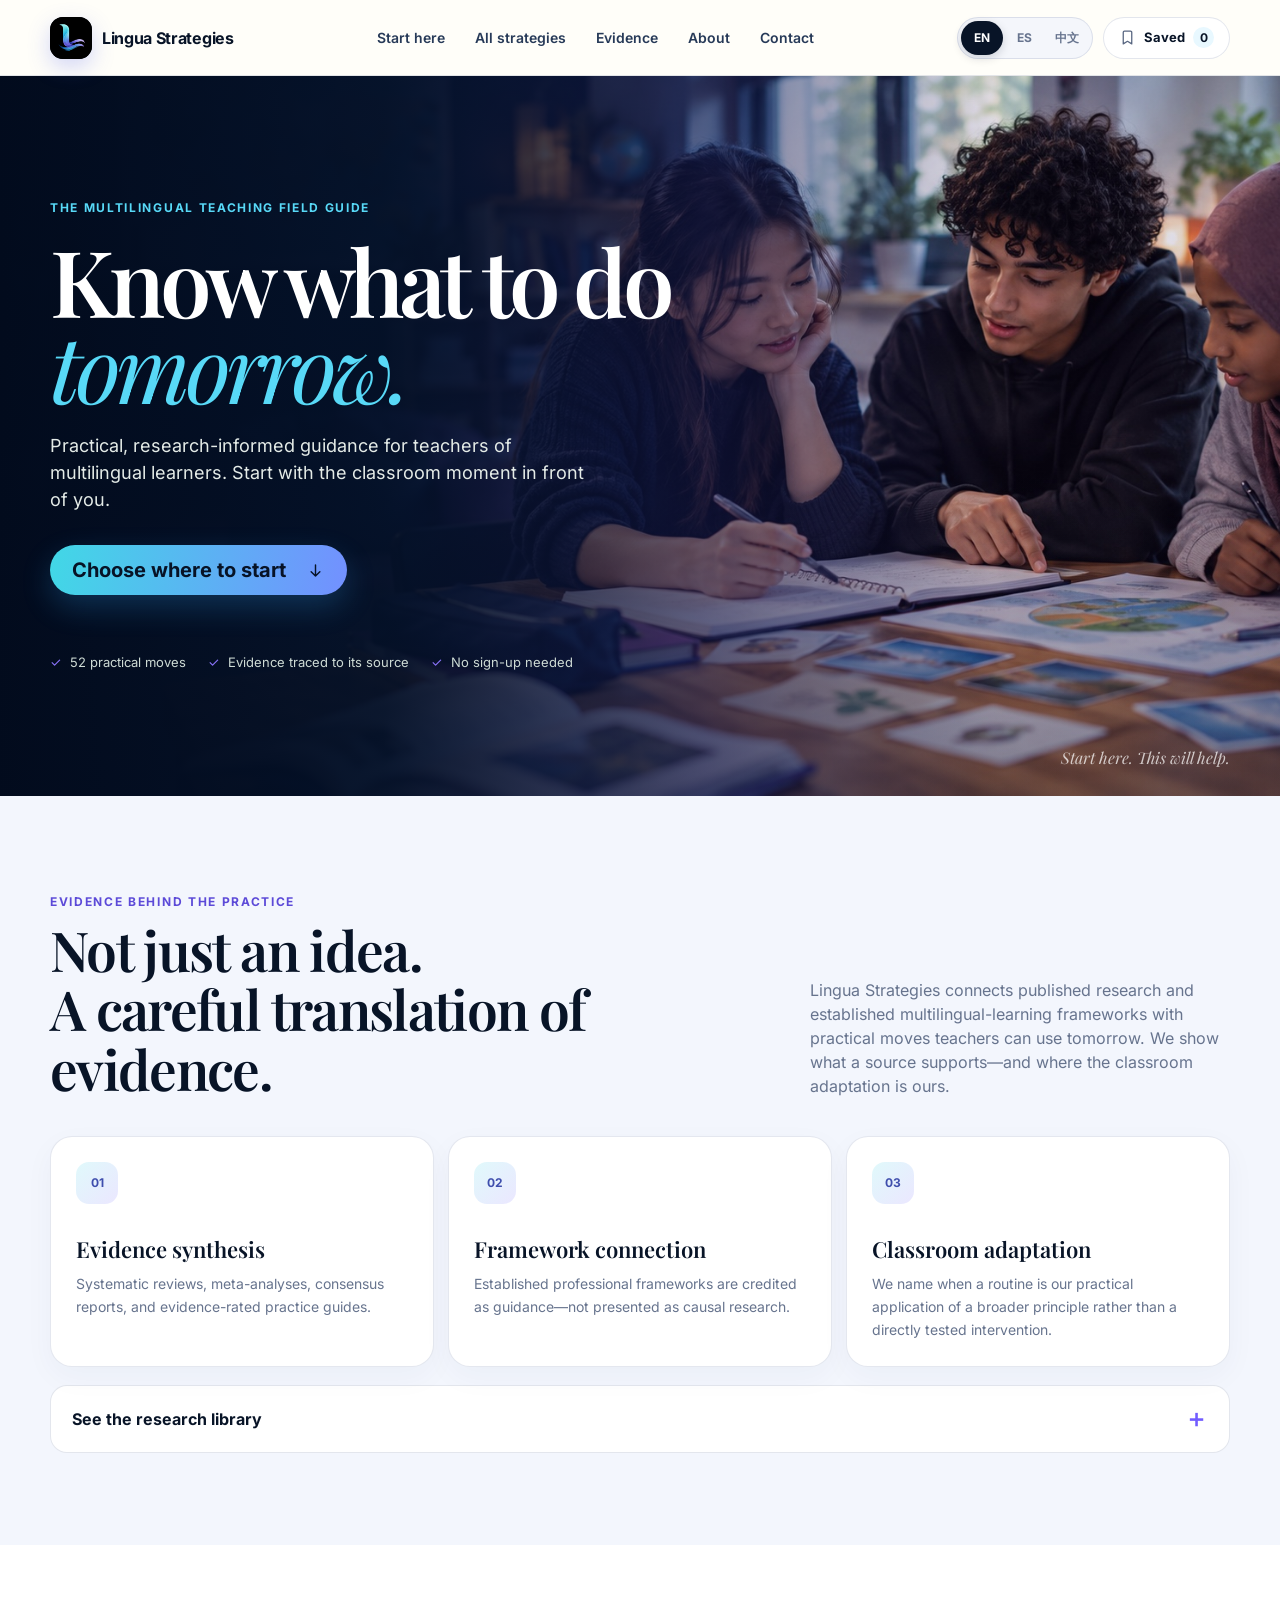
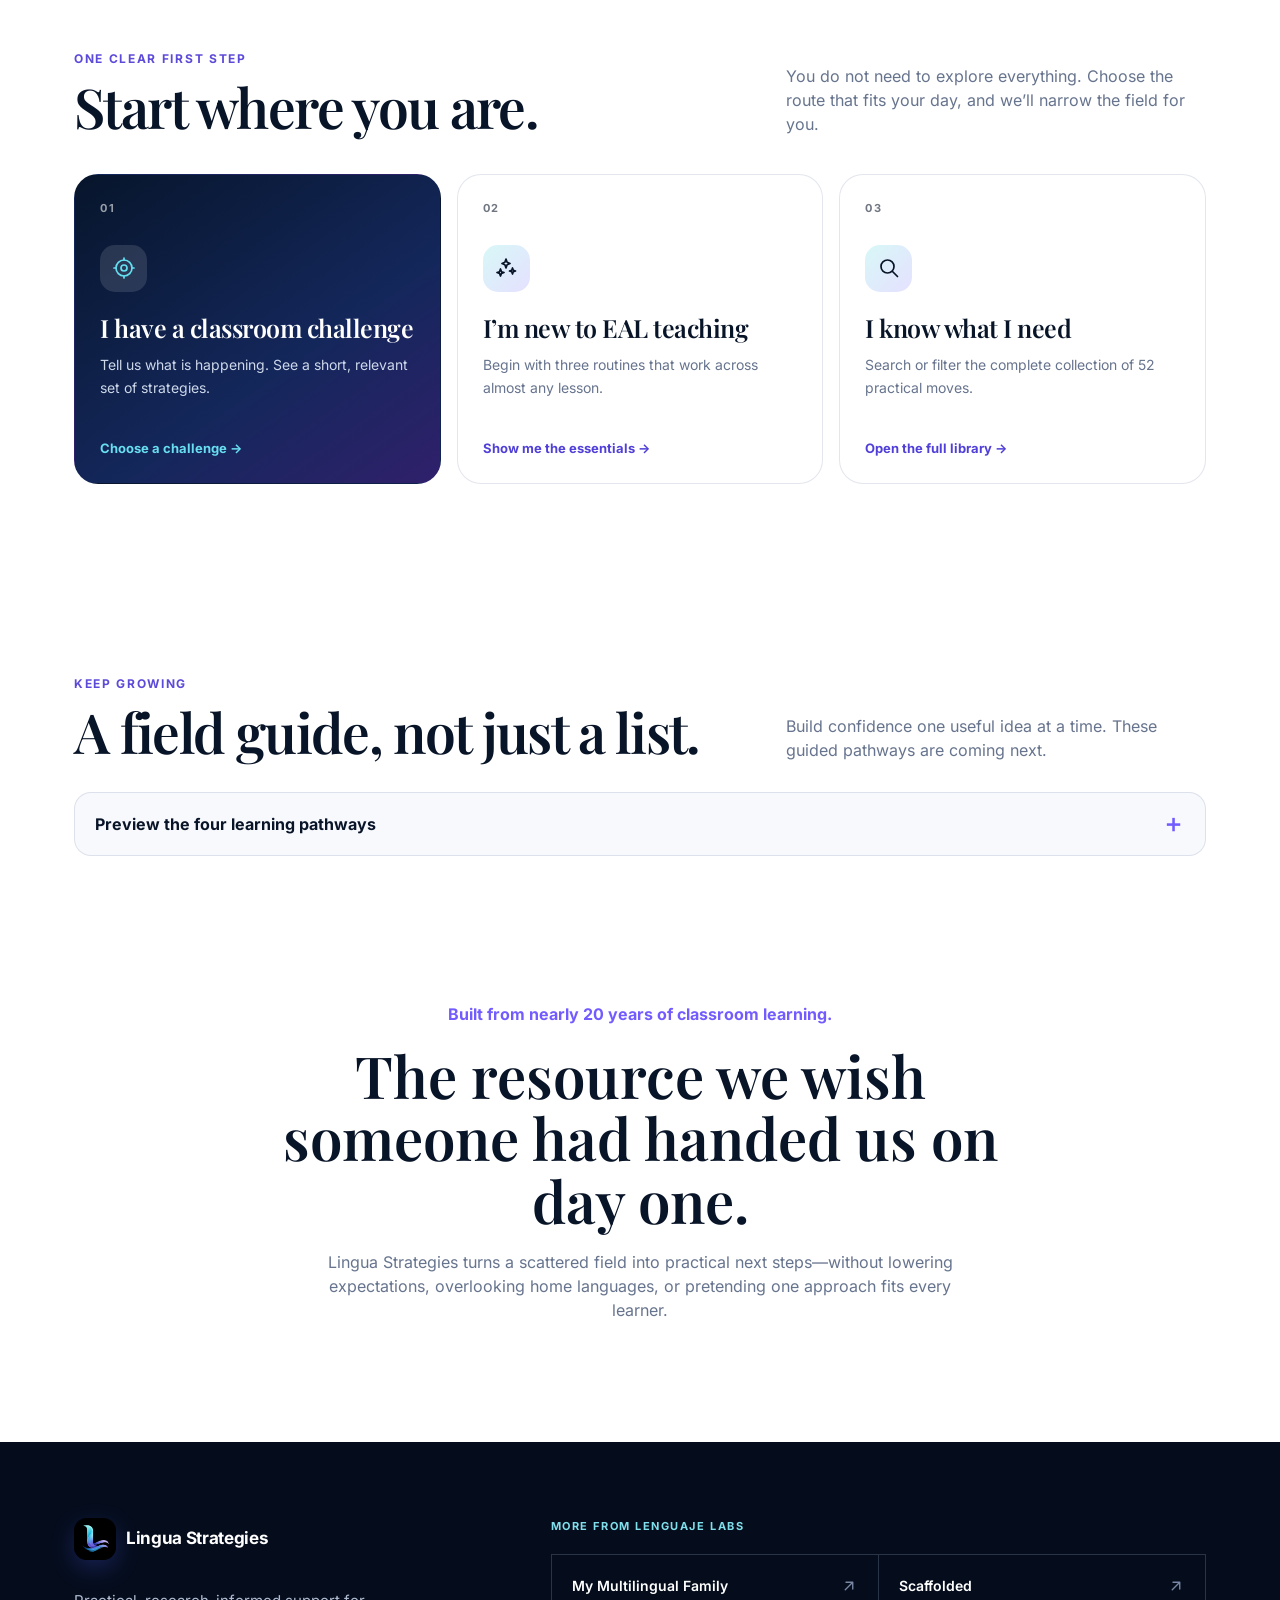
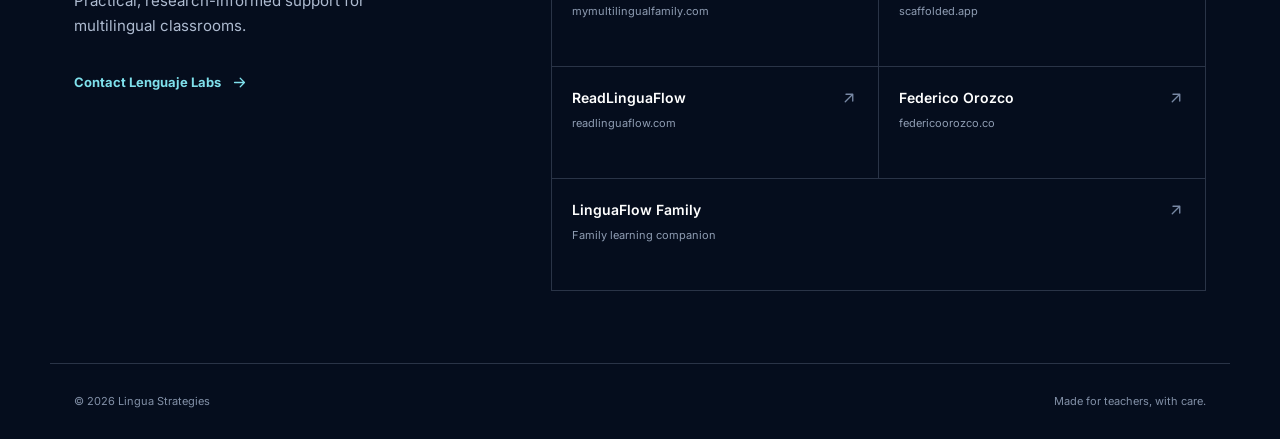
<file: index.html>
<!doctype html>
<html lang="en">
<head>
  <meta charset="UTF-8" />
  <meta name="viewport" content="width=device-width, initial-scale=1.0" />
  <meta name="description" content="Practical, research-informed guidance for teachers of multilingual learners." />
  <title>Lingua Strategies — Know what to try tomorrow</title>
  <link rel="stylesheet" href="styles.css?v=12" />
</head>
<body>
  <header class="site-header">
    <a class="brand" href="#home" aria-label="Lingua Strategies home"><span class="brand-mark"><img src="assets/lingua-logo.png" alt="" width="40" height="40" /></span><span>Lingua Strategies</span></a>
    <nav aria-label="Main navigation">
      <a href="#start" data-en="Start here" data-zh="从这里开始">Start here</a><a href="#strategies" id="libraryNav" data-en="All strategies" data-zh="全部策略">All strategies</a><a href="#evidence" data-en="Evidence" data-zh="研究依据">Evidence</a><a href="#about" data-en="About" data-zh="关于">About</a><a href="contact.html" data-en="Contact" data-zh="联系我们">Contact</a>
    </nav>
    <div class="header-actions"><div class="language-switch" role="group" aria-label="Language"><button type="button" data-locale="en" class="active" aria-pressed="true">EN</button><button type="button" data-locale="es" aria-pressed="false">ES</button><button type="button" data-locale="zh" aria-pressed="false">中文</button></div><button class="saved-button" id="savedButton" type="button" aria-label="Show saved strategies"><svg class="ui-icon" aria-hidden="true" viewBox="0 0 24 24"><path d="M6 4.75A1.75 1.75 0 0 1 7.75 3h8.5A1.75 1.75 0 0 1 18 4.75V21l-6-3.6L6 21V4.75Z" /></svg><span id="savedLabel">Saved</span> <span id="savedCount">0</span></button></div>
  </header>

  <main>
    <section class="hero" id="home">
      <div class="hero-content">
        <div class="eyebrow" data-en="The multilingual teaching field guide" data-zh="多语言学习者教学指南">The multilingual teaching field guide</div>
        <h1 data-en="Know what to do&lt;br&gt;&lt;em&gt;tomorrow.&lt;/em&gt;" data-zh="明天的课堂，&lt;br&gt;&lt;em&gt;从容有方法。&lt;/em&gt;">Know what to do<br><em>tomorrow.</em></h1>
        <p data-en="Practical, research-informed guidance for teachers of multilingual learners. Start with the classroom moment in front of you." data-zh="为多语言学习者教师提供实用、基于研究的教学建议。从眼前真实的课堂情境出发。">Practical, research-informed guidance for teachers of multilingual learners. Start with the classroom moment in front of you.</p>
        <a class="primary-button" href="#start"><span data-en="Choose where to start" data-zh="选择你的起点">Choose where to start</span><svg class="ui-icon button-icon" aria-hidden="true" viewBox="0 0 24 24"><path d="M12 5v14M6.5 13.5 12 19l5.5-5.5" /></svg></a>
        <div class="trust-line"><span data-en="52 practical moves" data-zh="52 个实用策略">52 practical moves</span><span data-en="Evidence traced to its source" data-zh="每项依据均可追溯来源">Evidence traced to its source</span><span data-en="No sign-up needed" data-zh="无需注册">No sign-up needed</span></div>
      </div>
      <div class="hero-credit" aria-hidden="true">Start here. This will help.</div>
    </section>

    <section class="evidence-section" id="evidence">
      <div class="section-heading evidence-heading">
        <div><span class="kicker" data-en="Evidence behind the practice" data-zh="实践背后的研究依据">Evidence behind the practice</span><h2 data-en="Not just an idea.&lt;br&gt;A careful translation of evidence." data-zh="不只是一个想法。&lt;br&gt;而是对研究证据的审慎转化。">Not just an idea.<br>A careful translation of evidence.</h2></div>
        <p data-en="Lingua Strategies connects published research and established multilingual-learning frameworks with practical moves teachers can use tomorrow. We show what a source supports—and where the classroom adaptation is ours." data-zh="Lingua Strategies 将已发表研究和成熟的多语言学习框架，转化为教师明天就能使用的课堂行动。我们会说明来源支持什么，也会明确哪些内容是我们的课堂实践转化。">Lingua Strategies connects published research and established multilingual-learning frameworks with practical moves teachers can use tomorrow. We show what a source supports—and where the classroom adaptation is ours.</p>
      </div>
      <div class="evidence-methods" aria-label="How evidence is described">
        <article><span class="evidence-number">01</span><h3 data-en="Evidence synthesis" data-zh="研究综合">Evidence synthesis</h3><p data-en="Systematic reviews, meta-analyses, consensus reports, and evidence-rated practice guides." data-zh="系统综述、元分析、共识报告及带有证据等级的实践指南。">Systematic reviews, meta-analyses, consensus reports, and evidence-rated practice guides.</p></article>
        <article><span class="evidence-number">02</span><h3 data-en="Framework connection" data-zh="框架关联">Framework connection</h3><p data-en="Established professional frameworks are credited as guidance—not presented as causal research." data-zh="成熟的专业框架会作为指导来源予以标注，而不会被表述为因果研究。">Established professional frameworks are credited as guidance—not presented as causal research.</p></article>
        <article><span class="evidence-number">03</span><h3 data-en="Classroom adaptation" data-zh="课堂实践转化">Classroom adaptation</h3><p data-en="We name when a routine is our practical application of a broader principle rather than a directly tested intervention." data-zh="如果某个教学常规是对更广泛原则的实践应用，而非经过直接检验的干预，我们会明确说明。">We name when a routine is our practical application of a broader principle rather than a directly tested intervention.</p></article>
      </div>
      <details class="evidence-disclosure">
        <summary><span data-en="See the research library" data-zh="查看研究资料库">See the research library</span><span aria-hidden="true">＋</span></summary>
        <div class="source-list" id="sourceList"></div>
        <p class="evidence-note" data-en="Evidence notes are added only after a strategy and its sources have been reviewed. Lingua Strategies is independent and is not affiliated with or endorsed by WIDA or the organizations cited here." data-zh="只有在相关策略及其来源经过审核后，我们才会添加研究说明。Lingua Strategies 为独立教育资源，与 WIDA 及此处引用的机构不存在隶属或背书关系。">Evidence notes are added only after a strategy and its sources have been reviewed. Lingua Strategies is independent and is not affiliated with or endorsed by WIDA or the organizations cited here.</p>
      </details>
    </section>

    <section class="start-section" id="start">
      <div class="section-heading">
        <div><span class="kicker" data-en="One clear first step" data-zh="先迈出清晰的一步">One clear first step</span><h2 data-en="Start where you are." data-zh="从你现在的位置开始。">Start where you are.</h2></div>
        <p data-en="You do not need to explore everything. Choose the route that fits your day, and we’ll narrow the field for you." data-zh="你不需要一次浏览全部内容。选择最符合你今天需求的入口，我们会帮你缩小范围。">You do not need to explore everything. Choose the route that fits your day, and we’ll narrow the field for you.</p>
      </div>
      <div class="route-grid">
        <button class="route-card route-card-primary" type="button" data-route="challenge" aria-controls="challengePanel" aria-expanded="false"><span class="route-number">01</span><span class="route-icon"><svg class="ui-icon" aria-hidden="true" viewBox="0 0 24 24"><circle cx="12" cy="12" r="8" /><circle cx="12" cy="12" r="3" /><path d="M12 2v2M22 12h-2M12 22v-2M2 12h2" /></svg></span><strong data-en="I have a classroom challenge" data-zh="我有一个课堂难题">I have a classroom challenge</strong><span data-en="Tell us what is happening. See a short, relevant set of strategies." data-zh="告诉我们正在发生什么，查看精简且相关的策略。">Tell us what is happening. See a short, relevant set of strategies.</span><span class="route-action" data-en="Choose a challenge →" data-zh="选择一个难题 →">Choose a challenge →</span></button>
        <button class="route-card" type="button" data-route="starter" aria-controls="starterPanel" aria-expanded="false"><span class="route-number">02</span><span class="route-icon"><svg class="ui-icon" aria-hidden="true" viewBox="0 0 24 24"><path d="m12 3 1.1 3.2L16 7.5l-2.9 1.3L12 12l-1.1-3.2L8 7.5l2.9-1.3L12 3ZM18.5 12l.8 2.2 2.2.8-2.2.8-.8 2.2-.8-2.2-2.2-.8 2.2-.8.8-2.2ZM6.5 13l1 2.7 2.5.8-2.5.9-1 2.6-1-2.6-2.5-.9 2.5-.8 1-2.7Z" /></svg></span><strong data-en="I’m new to EAL teaching" data-zh="我是 EAL 教学新手">I’m new to EAL teaching</strong><span data-en="Begin with three routines that work across almost any lesson." data-zh="从三个几乎适用于任何课堂的常规开始。">Begin with three routines that work across almost any lesson.</span><span class="route-action" data-en="Show me the essentials →" data-zh="查看入门必备 →">Show me the essentials →</span></button>
        <button class="route-card" type="button" data-route="library" aria-controls="strategies" aria-expanded="false"><span class="route-number">03</span><span class="route-icon"><svg class="ui-icon" aria-hidden="true" viewBox="0 0 24 24"><circle cx="10.5" cy="10.5" r="6.5" /><path d="m15.5 15.5 5 5" /></svg></span><strong data-en="I know what I need" data-zh="我知道自己需要什么">I know what I need</strong><span data-en="Search or filter the complete collection of 52 practical moves." data-zh="搜索或筛选全部 52 个实用策略。">Search or filter the complete collection of 52 practical moves.</span><span class="route-action" data-en="Open the full library →" data-zh="打开完整策略库 →">Open the full library →</span></button>
      </div>
      <div class="route-panel" id="challengePanel" hidden tabindex="-1">
        <div class="route-panel-heading"><div><span class="kicker" data-en="Your classroom moment" data-zh="你的课堂情境">Your classroom moment</span><h3 data-en="What would make tomorrow easier?" data-zh="什么能让明天的课堂更顺利？">What would make tomorrow easier?</h3></div><p data-en="Choose one. You can always come back and change it." data-zh="先选择一个，你随时可以回来更改。">Choose one. You can always come back and change it.</p></div>
        <div class="needs-grid" id="needsGrid"></div>
      </div>
      <div class="route-panel starter-panel" id="starterPanel" hidden tabindex="-1">
        <span class="kicker" data-en="A calm place to begin" data-zh="一个从容的起点">A calm place to begin</span><h3 data-en="Three routines for your next lesson" data-zh="下一节课可以使用的三个常规">Three routines for your next lesson</h3><p data-en="These cover planning, clear directions, and student talk—the foundations you can reuse every day." data-zh="它们涵盖计划、清晰指令和学生对话，是每天都能重复使用的基础。">These cover planning, clear directions, and student talk—the foundations you can reuse every day.</p>
        <button class="primary-button" id="starterButton" type="button"><span data-en="See my three starting strategies" data-zh="查看我的三个入门策略">See my three starting strategies</span><svg class="ui-icon button-icon" aria-hidden="true" viewBox="0 0 24 24"><path d="M5 12h14m-6-6 6 6-6 6" /></svg></button>
      </div>
    </section>

    <section class="library-section" id="strategies" hidden>
      <a class="back-link" id="backToStart" href="#start" data-en="← Change my starting point" data-zh="← 更改我的起点">← Change my starting point</a>
      <div class="section-heading library-heading">
        <div><span class="kicker" id="libraryKicker">Practical toolbox</span><h2 id="libraryTitle">Strategy library</h2></div>
        <p id="resultSummary" role="status" aria-live="polite">Explore all 52 classroom-ready moves.</p>
      </div>
      <div class="search-row">
        <label class="search-box"><svg class="ui-icon" aria-hidden="true" viewBox="0 0 24 24"><circle cx="10.5" cy="10.5" r="6.5" /><path d="m15.5 15.5 5 5" /></svg><span class="sr-only">Search strategies</span><input id="searchInput" type="search" placeholder="Search a classroom problem or strategy…" /></label>
        <button class="filter-toggle" id="filterToggle" type="button" aria-expanded="false"><svg class="ui-icon" aria-hidden="true" viewBox="0 0 24 24"><path d="M4 7h10M18 7h2M4 17h2M10 17h10" /><circle cx="16" cy="7" r="2" /><circle cx="8" cy="17" r="2" /></svg><span id="filterLabel">Filters</span> <span id="activeFilterCount">0</span></button>
      </div>
      <div class="filter-panel" id="filterPanel" hidden><div id="categoryFilters"></div><button class="text-button" id="clearFilters" type="button">Clear filters</button></div>
      <div class="strategy-grid" id="strategyGrid"></div>
      <div class="empty-state" id="emptyState" hidden><svg class="ui-icon empty-state-icon" aria-hidden="true" viewBox="0 0 24 24"><circle cx="10.5" cy="10.5" r="6.5" /><path d="m15.5 15.5 5 5" /></svg><h3>No exact match yet</h3><p>Try a broader word like “talk”, “writing”, or “scaffold”.</p><button class="secondary-button" id="resetSearch" type="button">Show all strategies</button></div>
      <button class="secondary-button load-more" id="loadMore" type="button" data-en="Show more strategies" data-zh="显示更多策略">Show more strategies</button>
    </section>

    <section class="field-guide" id="field-guide">
      <div class="section-heading"><div><span class="kicker" data-en="Keep growing" data-zh="持续成长">Keep growing</span><h2 data-en="A field guide, not just a list." data-zh="不只是一份清单，更是一份成长指南。">A field guide, not just a list.</h2></div><p data-en="Build confidence one useful idea at a time. These guided pathways are coming next." data-zh="每次掌握一个实用方法，逐步建立信心。更多引导式学习路径即将推出。">Build confidence one useful idea at a time. These guided pathways are coming next.</p></div>
      <details class="guide-disclosure"><summary><span data-en="Preview the four learning pathways" data-zh="预览四条学习路径">Preview the four learning pathways</span><span aria-hidden="true">＋</span></summary><div class="guide-grid">
        <article><span>01</span><div class="guide-icon"><svg class="ui-icon" aria-hidden="true" viewBox="0 0 24 24"><circle cx="12" cy="12" r="9" /><path d="m14.8 9.2-1.6 4-4 1.6 1.6-4 4-1.6Z" /></svg></div><h3 data-en="Foundations" data-zh="基础知识">Foundations</h3><p data-en="Understand language development, scaffolding, and asset-based practice in plain language." data-zh="用清晰语言理解语言发展、学习支架和优势取向教学。">Understand language development, scaffolding, and asset-based practice in plain language.</p><span class="coming" data-en="Coming soon" data-zh="即将推出">Coming soon</span></article>
        <article><span>02</span><div class="guide-icon"><svg class="ui-icon" aria-hidden="true" viewBox="0 0 24 24"><circle cx="8" cy="8" r="3" /><circle cx="17" cy="9" r="2.5" /><path d="M2.5 20c.5-4 2.3-6 5.5-6s5 2 5.5 6M13 15.2c1-.8 2.2-1.2 3.7-1.2 2.8 0 4.3 1.8 4.8 5" /></svg></div><h3 data-en="Co-Teaching" data-zh="协同教学">Co-Teaching</h3><p data-en="Plan, model, notice, reflect, and try—together with your teaching partner." data-zh="与教学搭档一起计划、示范、观察、反思和尝试。">Plan, model, notice, reflect, and try—together with your teaching partner.</p><span class="coming" data-en="Coming soon" data-zh="即将推出">Coming soon</span></article>
        <article><span>03</span><div class="guide-icon"><svg class="ui-icon" aria-hidden="true" viewBox="0 0 24 24"><path d="M4 5.5A2.5 2.5 0 0 1 6.5 3H11v16H6.5A2.5 2.5 0 0 0 4 21.5v-16ZM20 5.5A2.5 2.5 0 0 0 17.5 3H13v16h4.5a2.5 2.5 0 0 1 2.5 2.5v-16Z" /></svg></div><h3 data-en="Reading &amp; Writing" data-zh="阅读与写作">Reading & Writing</h3><p data-en="Go deeper into academic language, literacy, genre, and meaningful feedback." data-zh="深入学习学术语言、读写能力、文体和有意义的反馈。">Go deeper into academic language, literacy, genre, and meaningful feedback.</p><span class="coming" data-en="Coming soon" data-zh="即将推出">Coming soon</span></article>
        <article><span>04</span><div class="guide-icon"><svg class="ui-icon" aria-hidden="true" viewBox="0 0 24 24"><path d="M12 21V10M12 14c-4 0-7-2.6-7-7 4 0 7 2.6 7 7ZM12 11c0-4 2.6-7 7-7 0 4-2.6 7-7 7Z" /></svg></div><h3 data-en="Grow as an Educator" data-zh="教师专业成长">Grow as an Educator</h3><p data-en="Find careful research summaries, reflection tools, and learning pathways." data-zh="寻找严谨的研究摘要、反思工具和专业学习路径。">Find careful research summaries, reflection tools, and learning pathways.</p><span class="coming" data-en="Coming soon" data-zh="即将推出">Coming soon</span></article>
      </div></details>
    </section>

    <section class="about" id="about"><p data-en="Built from nearly 20 years of classroom learning." data-zh="凝聚近二十年的课堂学习与实践。">Built from nearly 20 years of classroom learning.</p><h2 data-en="The resource we wish someone had handed us on day one." data-zh="这是我们希望入行第一天就有人交到手中的资源。">The resource we wish someone had handed us on day one.</h2><p data-en="Lingua Strategies turns a scattered field into practical next steps—without lowering expectations, overlooking home languages, or pretending one approach fits every learner." data-zh="Lingua Strategies 将分散的专业知识转化为清晰可行的下一步——不降低期望，不忽视家庭语言，也不假设一种方法适合所有学生。">Lingua Strategies turns a scattered field into practical next steps—without lowering expectations, overlooking home languages, or pretending one approach fits every learner.</p></section>
  </main>

  <footer class="site-footer">
    <div class="footer-main">
      <div class="footer-intro">
        <a class="brand" href="#home"><span class="brand-mark"><img src="assets/lingua-logo.png" alt="" width="40" height="40" /></span><span>Lingua Strategies</span></a>
        <p data-en="Practical, research-informed support for multilingual classrooms." data-zh="为多语言课堂提供实用、基于研究的支持。">Practical, research-informed support for multilingual classrooms.</p>
        <a class="footer-contact-link" href="contact.html"><span data-en="Contact Lenguaje Labs" data-zh="联系 Lenguaje Labs">Contact Lenguaje Labs</span><svg class="ui-icon" aria-hidden="true" viewBox="0 0 24 24"><path d="M5 12h14m-6-6 6 6-6 6" /></svg></a>
      </div>
      <div class="footer-sites">
        <p class="footer-label" id="footerSitesLabel" data-en="More from Lenguaje Labs" data-zh="Lenguaje Labs 的更多项目">More from Lenguaje Labs</p>
        <nav class="footer-link-grid" aria-labelledby="footerSitesLabel">
          <a href="https://www.mymultilingualfamily.com" target="_blank" rel="noopener noreferrer"><span><strong>My Multilingual Family</strong><small>mymultilingualfamily.com</small></span><svg class="ui-icon" aria-hidden="true" viewBox="0 0 24 24"><path d="M7 17 17 7M8 7h9v9" /></svg></a>
          <a href="https://www.scaffolded.app" target="_blank" rel="noopener noreferrer"><span><strong>Scaffolded</strong><small>scaffolded.app</small></span><svg class="ui-icon" aria-hidden="true" viewBox="0 0 24 24"><path d="M7 17 17 7M8 7h9v9" /></svg></a>
          <a href="https://www.readlinguaflow.com" target="_blank" rel="noopener noreferrer"><span><strong>ReadLinguaFlow</strong><small>readlinguaflow.com</small></span><svg class="ui-icon" aria-hidden="true" viewBox="0 0 24 24"><path d="M7 17 17 7M8 7h9v9" /></svg></a>
          <a href="https://www.federicoorozco.co" target="_blank" rel="noopener noreferrer"><span><strong>Federico Orozco</strong><small>federicoorozco.co</small></span><svg class="ui-icon" aria-hidden="true" viewBox="0 0 24 24"><path d="M7 17 17 7M8 7h9v9" /></svg></a>
          <a href="https://lenguajelabs-design.github.io/LinguaFlow-Family/#/today" target="_blank" rel="noopener noreferrer"><span><strong>LinguaFlow Family</strong><small>Family learning companion</small></span><svg class="ui-icon" aria-hidden="true" viewBox="0 0 24 24"><path d="M7 17 17 7M8 7h9v9" /></svg></a>
        </nav>
      </div>
    </div>
    <div class="footer-bottom"><span>© 2026 Lingua Strategies</span><span data-en="Made for teachers, with care." data-zh="为教师用心制作。">Made for teachers, with care.</span></div>
  </footer>

  <dialog id="strategyDialog" aria-labelledby="dialogTitle"><div id="dialogContent"></div></dialog>
  <div class="toast" id="toast" role="status" aria-live="polite"></div>
  <script src="zh.js?v=2"></script>
  <script src="es.js?v=1"></script>
  <script src="app.js?v=11"></script>
</body>
</html>
</file>
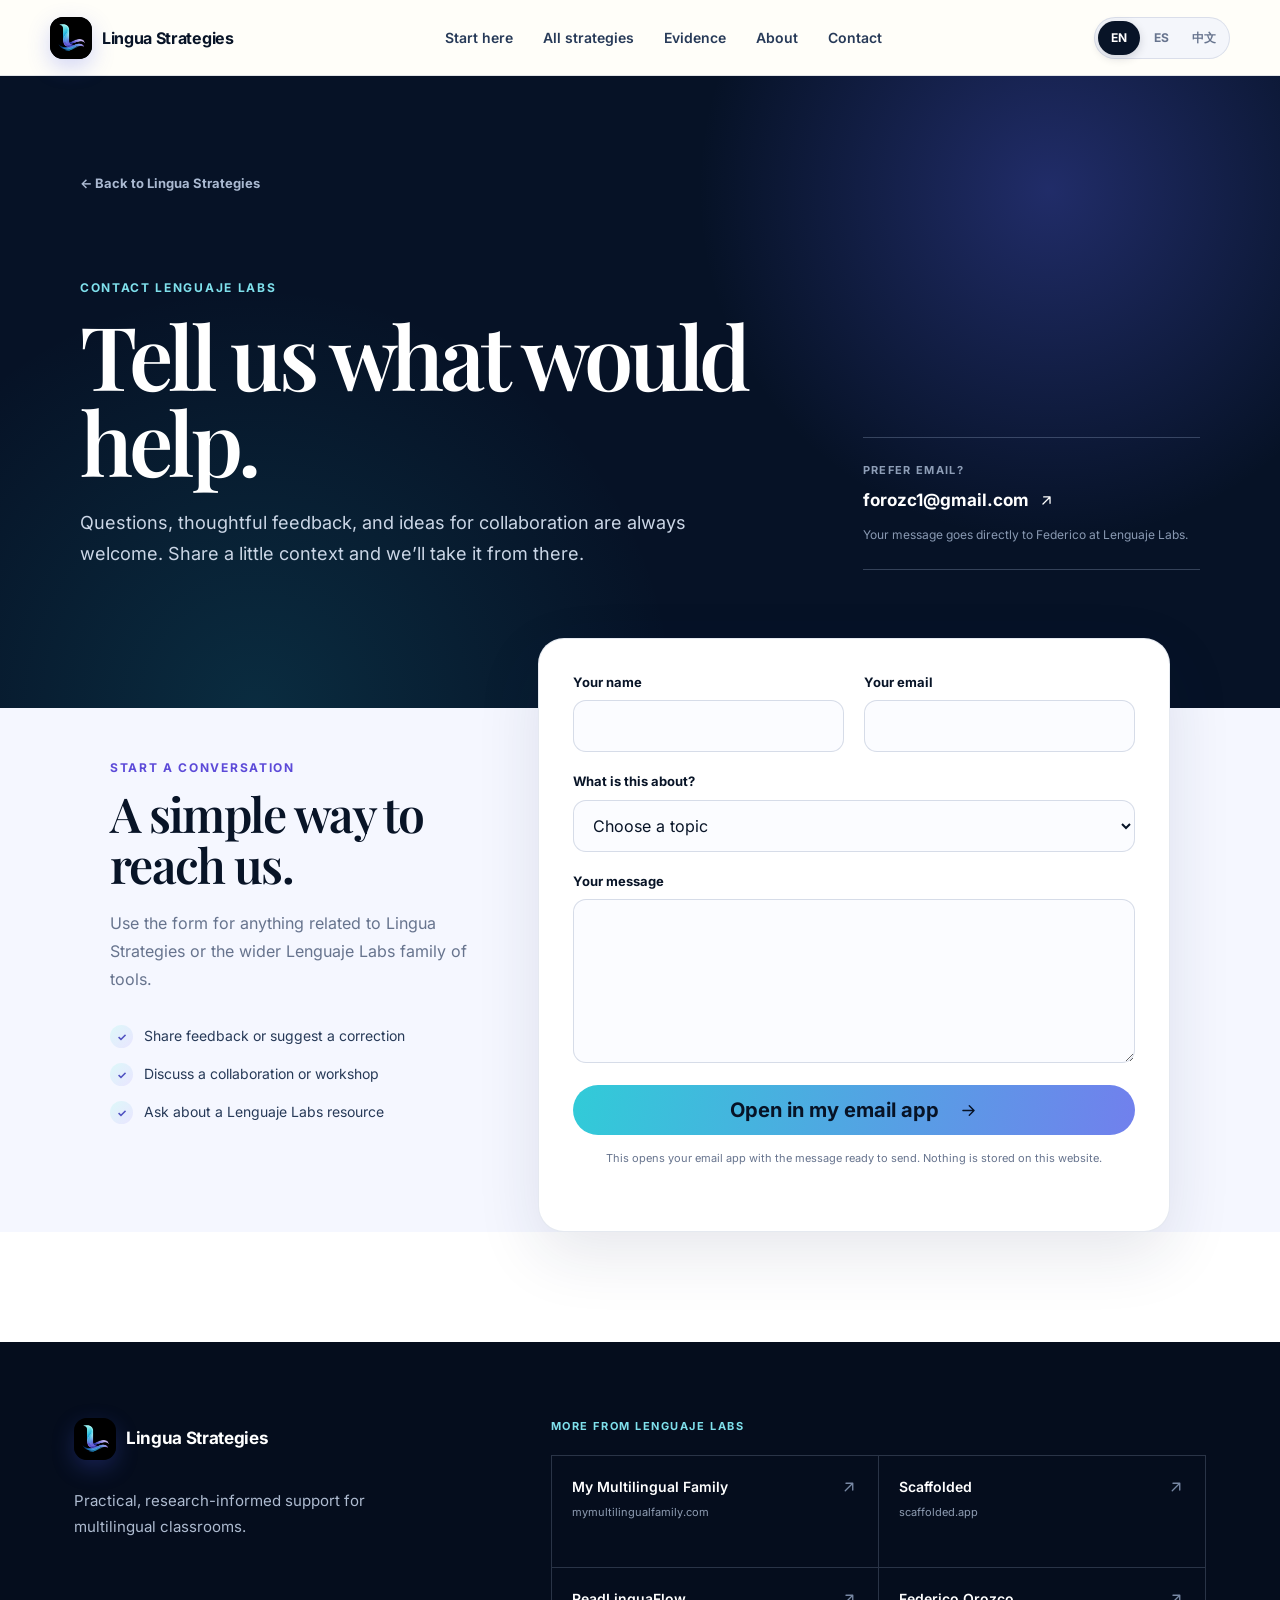
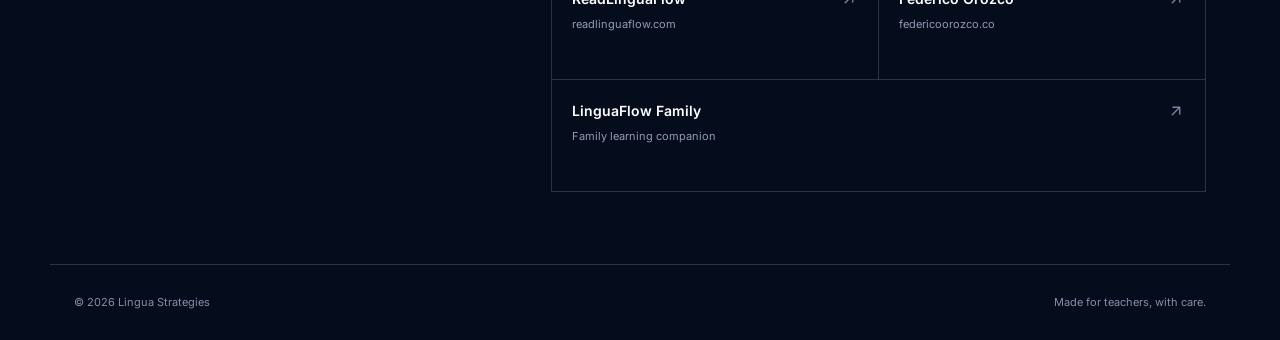
<file: contact.html>
<!doctype html>
<html lang="en">
<head>
  <meta charset="UTF-8" />
  <meta name="viewport" content="width=device-width, initial-scale=1.0" />
  <meta name="description" content="Contact Lenguaje Labs about Lingua Strategies, collaborations, or feedback." />
  <title>Contact Lenguaje Labs — Lingua Strategies</title>
  <link rel="stylesheet" href="styles.css?v=12" />
</head>
<body>
  <header class="site-header">
    <a class="brand" href="index.html#home"><span class="brand-mark"><img src="assets/lingua-logo.png" alt="" width="40" height="40" /></span><span>Lingua Strategies</span></a>
    <nav aria-label="Main navigation">
      <a href="index.html#start" data-en="Start here" data-es="Empieza aquí" data-zh="从这里开始">Start here</a><a href="index.html#strategies" data-en="All strategies" data-es="Todas las estrategias" data-zh="全部策略">All strategies</a><a href="index.html#evidence" data-en="Evidence" data-es="Evidencia" data-zh="研究依据">Evidence</a><a href="index.html#about" data-en="About" data-es="Acerca de" data-zh="关于">About</a><a href="contact.html" aria-current="page" data-en="Contact" data-es="Contacto" data-zh="联系我们">Contact</a>
    </nav>
    <div class="header-actions"><div class="language-switch" role="group" aria-label="Language"><button type="button" data-locale="en" class="active" aria-pressed="true">EN</button><button type="button" data-locale="es" aria-pressed="false">ES</button><button type="button" data-locale="zh" aria-pressed="false">中文</button></div></div>
  </header>

  <main class="contact-page">
    <section class="contact-hero">
      <a class="contact-back-link" href="index.html" data-en="← Back to Lingua Strategies" data-es="← Volver a Lingua Strategies" data-zh="← 返回 Lingua Strategies">← Back to Lingua Strategies</a>
      <div class="contact-hero-grid">
        <div class="contact-hero-copy">
          <span class="kicker" data-en="Contact Lenguaje Labs" data-es="Contacta con Lenguaje Labs" data-zh="联系 Lenguaje Labs">Contact Lenguaje Labs</span>
          <h1 data-en="Tell us what would help." data-es="Cuéntanos qué te ayudaría." data-zh="告诉我们，怎样才能帮到你。">Tell us what would help.</h1>
          <p data-en="Questions, thoughtful feedback, and ideas for collaboration are always welcome. Share a little context and we’ll take it from there." data-es="Siempre agradecemos las preguntas, los comentarios atentos y las ideas de colaboración. Cuéntanos un poco del contexto y seguiremos desde ahí." data-zh="我们随时欢迎问题、用心的反馈和合作想法。请简单介绍一下情况，我们会接着与你沟通。">Questions, thoughtful feedback, and ideas for collaboration are always welcome. Share a little context and we’ll take it from there.</p>
        </div>
        <aside class="contact-direct">
          <span data-en="Prefer email?" data-es="¿Prefieres escribir directamente?" data-zh="更喜欢直接发邮件？">Prefer email?</span>
          <a href="mailto:forozc1@gmail.com">forozc1@gmail.com<svg class="ui-icon" aria-hidden="true" viewBox="0 0 24 24"><path d="M7 17 17 7M8 7h9v9" /></svg></a>
          <p data-en="Your message goes directly to Federico at Lenguaje Labs." data-es="Tu mensaje llegará directamente a Federico en Lenguaje Labs." data-zh="你的邮件会直接发送给 Lenguaje Labs 的 Federico。">Your message goes directly to Federico at Lenguaje Labs.</p>
        </aside>
      </div>
    </section>

    <section class="contact-section" aria-labelledby="contactFormTitle">
      <div class="contact-context">
        <span class="kicker" data-en="Start a conversation" data-es="Inicia una conversación" data-zh="开启对话">Start a conversation</span>
        <h2 id="contactFormTitle" data-en="A simple way to reach us." data-es="Una forma sencilla de contactarnos." data-zh="轻松与我们取得联系。">A simple way to reach us.</h2>
        <p data-en="Use the form for anything related to Lingua Strategies or the wider Lenguaje Labs family of tools." data-es="Usa el formulario para cualquier tema relacionado con Lingua Strategies o con la familia de herramientas de Lenguaje Labs." data-zh="如果你想咨询 Lingua Strategies 或 Lenguaje Labs 旗下其他工具，都可以使用此表单。">Use the form for anything related to Lingua Strategies or the wider Lenguaje Labs family of tools.</p>
        <ul class="contact-reasons">
          <li data-en="Share feedback or suggest a correction" data-es="Compartir comentarios o sugerir una corrección" data-zh="分享反馈或提出修改建议">Share feedback or suggest a correction</li>
          <li data-en="Discuss a collaboration or workshop" data-es="Hablar sobre una colaboración o taller" data-zh="商讨合作或工作坊">Discuss a collaboration or workshop</li>
          <li data-en="Ask about a Lenguaje Labs resource" data-es="Preguntar por un recurso de Lenguaje Labs" data-zh="咨询 Lenguaje Labs 的资源">Ask about a Lenguaje Labs resource</li>
        </ul>
      </div>

      <form class="contact-form" id="contactForm">
        <div class="contact-form-grid">
          <div class="contact-field"><label for="contactName" data-en="Your name" data-es="Tu nombre" data-zh="你的姓名">Your name</label><input id="contactName" name="name" type="text" autocomplete="name" required /></div>
          <div class="contact-field"><label for="contactEmail" data-en="Your email" data-es="Tu correo electrónico" data-zh="你的邮箱">Your email</label><input id="contactEmail" name="email" type="email" autocomplete="email" required /></div>
          <div class="contact-field contact-field-full"><label for="contactTopic" data-en="What is this about?" data-es="¿Sobre qué quieres escribir?" data-zh="你想咨询什么？">What is this about?</label><select id="contactTopic" name="topic" required><option value="" data-en="Choose a topic" data-es="Elige un tema" data-zh="选择一个主题">Choose a topic</option><option value="Lingua Strategies question" data-en="A question about Lingua Strategies" data-es="Una pregunta sobre Lingua Strategies" data-zh="关于 Lingua Strategies 的问题">A question about Lingua Strategies</option><option value="Feedback or correction" data-en="Feedback or a correction" data-es="Comentarios o una corrección" data-zh="反馈或修改建议">Feedback or a correction</option><option value="Collaboration or workshop" data-en="A collaboration or workshop" data-es="Una colaboración o taller" data-zh="合作或工作坊">A collaboration or workshop</option><option value="Something else" data-en="Something else" data-es="Otro tema" data-zh="其他事项">Something else</option></select></div>
          <div class="contact-field contact-field-full"><label for="contactMessage" data-en="Your message" data-es="Tu mensaje" data-zh="你的留言">Your message</label><textarea id="contactMessage" name="message" minlength="10" required></textarea></div>
        </div>
        <button class="primary-button contact-submit" type="submit"><span data-en="Open in my email app" data-es="Abrir en mi aplicación de correo" data-zh="在邮件应用中打开">Open in my email app</span><svg class="ui-icon button-icon" aria-hidden="true" viewBox="0 0 24 24"><path d="M5 12h14m-6-6 6 6-6 6" /></svg></button>
        <p class="contact-form-note" data-en="This opens your email app with the message ready to send. Nothing is stored on this website." data-es="Esto abre tu aplicación de correo con el mensaje listo para enviar. Este sitio web no guarda ningún dato." data-zh="点击后会打开你的邮件应用，并预填好邮件内容。本网站不会存储任何信息。">This opens your email app with the message ready to send. Nothing is stored on this website.</p>
        <p class="contact-status" id="contactStatus" role="status" aria-live="polite"></p>
      </form>
    </section>
  </main>

  <footer class="site-footer">
    <div class="footer-main">
      <div class="footer-intro"><a class="brand" href="index.html#home"><span class="brand-mark"><img src="assets/lingua-logo.png" alt="" width="40" height="40" /></span><span>Lingua Strategies</span></a><p data-en="Practical, research-informed support for multilingual classrooms." data-es="Apoyo práctico e informado por la investigación para aulas multilingües." data-zh="为多语言课堂提供实用、基于研究的支持。">Practical, research-informed support for multilingual classrooms.</p></div>
      <div class="footer-sites"><p class="footer-label" id="footerSitesLabel" data-en="More from Lenguaje Labs" data-es="Más de Lenguaje Labs" data-zh="Lenguaje Labs 的更多项目">More from Lenguaje Labs</p><nav class="footer-link-grid" aria-labelledby="footerSitesLabel"><a href="https://www.mymultilingualfamily.com" target="_blank" rel="noopener noreferrer"><span><strong>My Multilingual Family</strong><small>mymultilingualfamily.com</small></span><svg class="ui-icon" aria-hidden="true" viewBox="0 0 24 24"><path d="M7 17 17 7M8 7h9v9" /></svg></a><a href="https://www.scaffolded.app" target="_blank" rel="noopener noreferrer"><span><strong>Scaffolded</strong><small>scaffolded.app</small></span><svg class="ui-icon" aria-hidden="true" viewBox="0 0 24 24"><path d="M7 17 17 7M8 7h9v9" /></svg></a><a href="https://www.readlinguaflow.com" target="_blank" rel="noopener noreferrer"><span><strong>ReadLinguaFlow</strong><small>readlinguaflow.com</small></span><svg class="ui-icon" aria-hidden="true" viewBox="0 0 24 24"><path d="M7 17 17 7M8 7h9v9" /></svg></a><a href="https://www.federicoorozco.co" target="_blank" rel="noopener noreferrer"><span><strong>Federico Orozco</strong><small>federicoorozco.co</small></span><svg class="ui-icon" aria-hidden="true" viewBox="0 0 24 24"><path d="M7 17 17 7M8 7h9v9" /></svg></a><a href="https://lenguajelabs-design.github.io/LinguaFlow-Family/#/today" target="_blank" rel="noopener noreferrer"><span><strong>LinguaFlow Family</strong><small>Family learning companion</small></span><svg class="ui-icon" aria-hidden="true" viewBox="0 0 24 24"><path d="M7 17 17 7M8 7h9v9" /></svg></a></nav></div>
    </div>
    <div class="footer-bottom"><span>© 2026 Lingua Strategies</span><span data-en="Made for teachers, with care." data-es="Creado con cuidado para docentes." data-zh="为教师用心制作。">Made for teachers, with care.</span></div>
  </footer>
  <script src="contact.js?v=1"></script>
</body>
</html>
</file>
<file: styles.css>
:root{--ink:#17352d;--ink-2:#35534a;--muted:#687d76;--cream:#f7f5ed;--paper:#fffef9;--mint:#dfece3;--sage:#8da899;--orange:#d7683b;--orange-dark:#ae4925;--line:#dfe4dc;--shadow:0 20px 60px rgba(31,55,45,.12);--radius:24px}*{box-sizing:border-box}html{scroll-behavior:smooth}body{margin:0;background:var(--paper);color:var(--ink);font-family:-apple-system,BlinkMacSystemFont,"Segoe UI",sans-serif;line-height:1.5}button,input{font:inherit}button,a{touch-action:manipulation}.site-header{height:76px;display:flex;align-items:center;justify-content:space-between;padding:0 max(24px,calc((100vw - 1180px)/2));background:rgba(255,254,249,.9);backdrop-filter:blur(16px);border-bottom:1px solid var(--line);position:sticky;top:0;z-index:20}.brand{display:flex;align-items:center;gap:10px;color:var(--ink);font-weight:750;text-decoration:none}.brand-mark{display:grid;place-items:center;width:35px;height:35px;border-radius:11px;background:var(--ink);color:white;font-family:Georgia,serif;font-size:14px}.site-header nav{display:flex;gap:30px}.site-header nav a{color:var(--ink-2);text-decoration:none;font-size:14px;font-weight:600}.saved-button,.filter-toggle{height:42px;border:1px solid var(--line);border-radius:999px;background:white;color:var(--ink);padding:0 15px;font-weight:650}.saved-button span,.filter-toggle span{display:inline-grid;place-items:center;min-width:21px;height:21px;margin-left:6px;border-radius:999px;background:var(--mint);font-size:12px}.hero{min-height:680px;padding:105px 24px 70px;text-align:center;background:radial-gradient(circle at 50% 10%,#edf2e8 0,transparent 45%),var(--cream)}.eyebrow,.kicker{text-transform:uppercase;letter-spacing:.14em;font-size:12px;font-weight:800;color:var(--orange)}.hero h1{max-width:920px;margin:20px auto 24px;font:600 clamp(47px,7vw,82px)/1.02 Georgia,serif;letter-spacing:-.045em}.hero h1 em{font-weight:400;color:var(--orange)}.hero>p{max-width:650px;margin:0 auto 32px;color:var(--ink-2);font-size:18px}.primary-button,.secondary-button,.light-button{display:inline-flex;align-items:center;justify-content:center;gap:18px;min-height:50px;padding:0 22px;border-radius:999px;border:0;font-weight:750;text-decoration:none;cursor:pointer}.primary-button{background:var(--ink);color:white}.primary-button:hover{background:#244a3f}.primary-button span,.light-button span{font-size:20px}.trust-line{display:flex;justify-content:center;gap:30px;margin-top:60px;color:var(--muted);font-size:13px}.trust-line span:before{content:'✓';color:var(--orange);margin-right:8px}.needs-section,.library-section,.field-guide{max-width:1180px;margin:auto;padding:96px 24px}.section-heading{display:flex;justify-content:space-between;align-items:end;gap:40px;margin-bottom:38px}.section-heading h2{margin:8px 0 0;font:600 clamp(36px,5vw,55px)/1.08 Georgia,serif;letter-spacing:-.03em}.section-heading>p{max-width:420px;color:var(--muted);margin:0}.needs-grid{display:grid;grid-template-columns:repeat(5,1fr);gap:14px}.need-card{min-height:176px;text-align:left;padding:22px;border:1px solid var(--line);border-radius:20px;background:var(--paper);cursor:pointer;color:var(--ink);transition:.2s ease}.need-card:hover{transform:translateY(-3px);border-color:var(--sage);box-shadow:0 12px 30px rgba(31,55,45,.09)}.need-card .icon{display:grid;place-items:center;width:42px;height:42px;border-radius:13px;background:var(--mint);font:600 20px Georgia,serif}.need-card h3{font:600 18px/1.25 Georgia,serif;margin:22px 0 7px}.need-card small{color:var(--muted)}.tomorrow-banner{max-width:1180px;margin:10px auto 20px;padding:45px 50px;display:flex;align-items:center;justify-content:space-between;gap:30px;border-radius:30px;background:var(--ink);color:white}.tomorrow-banner h2{font:600 clamp(30px,4vw,45px)/1.1 Georgia,serif;margin:8px 0}.tomorrow-banner p{color:#c7d6d0;margin:0}.light-button{background:#fff;color:var(--ink);white-space:nowrap}.library-section{max-width:none;background:var(--cream);padding-left:max(24px,calc((100vw - 1180px)/2));padding-right:max(24px,calc((100vw - 1180px)/2))}.search-row{display:flex;gap:12px;margin-bottom:18px}.search-box{flex:1;height:55px;display:flex;align-items:center;gap:12px;padding:0 18px;border:1px solid var(--line);border-radius:16px;background:white}.search-box span{font-size:25px;color:var(--muted)}.search-box input{width:100%;border:0;outline:0;background:transparent;color:var(--ink);font-size:16px}.filter-toggle{height:55px;border-radius:16px}.filter-panel{padding:16px 0 24px}.filter-panel>div{display:flex;gap:8px;flex-wrap:wrap}.filter-chip{padding:9px 14px;border:1px solid var(--line);background:white;border-radius:999px;color:var(--ink-2);cursor:pointer}.filter-chip.active{background:var(--ink);color:white;border-color:var(--ink)}.text-button{border:0;background:none;color:var(--orange-dark);font-weight:700;margin-top:14px;cursor:pointer}.strategy-grid{display:grid;grid-template-columns:repeat(3,1fr);gap:16px}.strategy-card{min-height:270px;padding:25px;display:flex;flex-direction:column;border:1px solid var(--line);border-radius:22px;background:var(--paper);transition:.2s ease;cursor:pointer}.strategy-card:hover{transform:translateY(-3px);box-shadow:0 15px 35px rgba(31,55,45,.09)}.card-top{display:flex;align-items:center;justify-content:space-between}.tag{display:inline-flex;padding:6px 10px;border-radius:999px;background:var(--mint);font-size:11px;text-transform:uppercase;letter-spacing:.08em;font-weight:800}.save-icon{width:40px;height:40px;border:0;border-radius:50%;background:transparent;font-size:21px;color:var(--muted);cursor:pointer}.save-icon.saved{color:var(--orange)}.strategy-card h3{font:600 23px/1.18 Georgia,serif;margin:23px 0 11px}.strategy-card p{color:var(--muted);font-size:14px;margin:0}.card-meta{display:flex;align-items:center;gap:16px;margin-top:auto;padding-top:24px;font-size:12px;color:var(--muted)}.card-arrow{margin-left:auto;color:var(--orange);font-size:20px}.load-more{display:flex;margin:32px auto 0;border:1px solid var(--ink);background:transparent;color:var(--ink)}.empty-state{text-align:center;padding:70px 0}.empty-state>span{font-size:38px}.secondary-button{border:1px solid var(--ink);background:transparent;color:var(--ink)}.field-guide{padding-top:110px}.guide-grid{display:grid;grid-template-columns:repeat(4,1fr);gap:14px}.guide-grid article{min-height:320px;padding:24px;border-radius:22px;background:#edf2ea;display:flex;flex-direction:column}.guide-grid article:nth-child(even){background:#f3eee4}.guide-grid article>span:first-child{font-size:12px;color:var(--muted)}.guide-icon{display:grid;place-items:center;width:48px;height:48px;border:1px solid rgba(23,53,45,.15);border-radius:15px;margin-top:30px;font:600 21px Georgia,serif}.guide-grid h3{font:600 24px Georgia,serif;margin:25px 0 8px}.guide-grid p{color:var(--ink-2);font-size:14px}.coming{margin-top:auto;color:var(--orange-dark);font-size:12px;font-weight:750;text-transform:uppercase;letter-spacing:.08em}.about{text-align:center;max-width:850px;margin:50px auto 120px;padding:0 24px}.about>p:first-child{color:var(--orange);font-weight:750}.about h2{font:600 clamp(35px,5vw,58px)/1.08 Georgia,serif;margin:18px 0}.about>p:last-child{max-width:680px;margin:auto;color:var(--muted)}footer{padding:35px max(24px,calc((100vw - 1180px)/2));border-top:1px solid var(--line);display:flex;align-items:center;gap:25px;color:var(--muted);font-size:13px}footer>span{margin-left:auto}dialog{width:min(760px,calc(100% - 28px));max-height:90vh;padding:0;border:0;border-radius:28px;box-shadow:var(--shadow);color:var(--ink)}dialog::backdrop{background:rgba(15,31,26,.55);backdrop-filter:blur(5px)}.dialog-shell{padding:36px}.dialog-close{float:right;width:44px;height:44px;border:0;border-radius:50%;background:var(--cream);font-size:22px;cursor:pointer}.dialog-kicker{color:var(--orange);font-size:12px;text-transform:uppercase;letter-spacing:.1em;font-weight:800}.dialog-shell h2{font:600 clamp(33px,5vw,48px)/1.08 Georgia,serif;margin:14px 0}.dialog-lead{font-size:17px;color:var(--ink-2);max-width:620px}.dialog-meta{display:flex;gap:10px;flex-wrap:wrap;margin:24px 0}.dialog-meta span{padding:7px 11px;border-radius:999px;background:var(--cream);font-size:12px}.tabs{display:flex;gap:25px;border-bottom:1px solid var(--line);margin:30px 0 26px}.tab{padding:12px 0;border:0;border-bottom:2px solid transparent;background:none;color:var(--muted);font-weight:750;cursor:pointer}.tab.active{color:var(--ink);border-bottom-color:var(--orange)}.panel h3{font:600 22px Georgia,serif;margin:28px 0 12px}.steps{list-style:none;padding:0;counter-reset:steps}.steps li{counter-increment:steps;display:flex;gap:14px;margin:14px 0}.steps li:before{content:counter(steps);flex:0 0 30px;height:30px;display:grid;place-items:center;background:var(--mint);border-radius:50%;font-size:12px;font-weight:800}.script{padding:19px;border-left:3px solid var(--orange);background:var(--cream);border-radius:0 14px 14px 0;font-family:Georgia,serif;font-size:17px}.try-box{background:var(--ink);color:white;padding:24px;border-radius:20px;margin-top:30px}.try-box .kicker{color:#f0a37f}.try-box h3{margin:7px 0}.try-box p{color:#d8e3df}.toast{position:fixed;left:50%;bottom:26px;transform:translate(-50%,20px);background:var(--ink);color:white;padding:12px 18px;border-radius:999px;opacity:0;pointer-events:none;transition:.2s;z-index:50;font-size:14px}.toast.show{opacity:1;transform:translate(-50%,0)}.sr-only{position:absolute;width:1px;height:1px;padding:0;margin:-1px;overflow:hidden;clip:rect(0,0,0,0);white-space:nowrap;border:0}
@media(max-width:900px){.needs-grid{grid-template-columns:repeat(2,1fr)}.strategy-grid{grid-template-columns:repeat(2,1fr)}.guide-grid{grid-template-columns:repeat(2,1fr)}.site-header nav{display:none}.tomorrow-banner{margin-left:20px;margin-right:20px}.section-heading{align-items:start;flex-direction:column}.section-heading>p{max-width:620px}.hero{min-height:620px}}
@media(max-width:600px){.site-header{height:66px;padding:0 16px}.saved-button{font-size:0}.saved-button span{font-size:12px}.hero{min-height:600px;padding:85px 20px 55px}.hero h1{font-size:49px}.hero>p{font-size:16px}.trust-line{gap:10px;flex-wrap:wrap;margin-top:42px}.needs-section,.library-section,.field-guide{padding:72px 18px}.needs-grid,.strategy-grid,.guide-grid{grid-template-columns:1fr}.need-card{min-height:130px}.tomorrow-banner{padding:34px 26px;align-items:start;flex-direction:column;border-radius:24px}.light-button{width:100%}.search-row{align-items:stretch}.filter-toggle{width:58px;font-size:0;padding:0}.filter-toggle:before{content:'☷';font-size:20px}.filter-toggle span{font-size:11px}.strategy-card{min-height:245px}.guide-grid article{min-height:260px}.dialog-shell{padding:24px 20px 32px}.dialog-shell h2{font-size:35px}footer{align-items:flex-start;flex-direction:column}footer>span{margin-left:0}}
@media(prefers-reduced-motion:reduce){html{scroll-behavior:auto}*{transition:none!important}}

/* Immersive hero: fast first impression, one promise, one action. */
.hero{min-height:720px;position:relative;display:flex;align-items:center;padding:90px max(24px,calc((100vw - 1180px)/2));overflow:hidden;scroll-margin-top:76px;text-align:left;background:#314a40 url('assets/student-collaboration-hero.jpg') center/cover no-repeat;color:white}
.hero:before{content:'';position:absolute;inset:0;background:linear-gradient(90deg,rgba(16,39,32,.98) 0%,rgba(21,48,40,.91) 28%,rgba(22,49,41,.58) 52%,rgba(22,49,41,.08) 76%),linear-gradient(0deg,rgba(12,32,26,.3),transparent 45%)}
.hero-content{position:relative;z-index:1;width:min(650px,55vw)}
.hero .eyebrow{color:#f0a17d}
.hero h1{max-width:680px;margin:20px 0 24px;font-size:clamp(60px,7.2vw,98px);line-height:.93;letter-spacing:-.055em}
.hero-content>p{max-width:540px;margin:0 0 32px;color:#e4ebe7;font-size:18px}
.hero .primary-button{background:#fff;color:var(--ink)}
.hero .primary-button:hover{background:#edf4ef}
.hero .trust-line{justify-content:flex-start;flex-wrap:wrap;gap:22px;margin-top:58px;color:#cedbd5}
.hero .trust-line span:before{color:#f0a17d}
.hero-credit{position:absolute;z-index:1;right:max(24px,calc((100vw - 1180px)/2));bottom:28px;color:rgba(255,255,255,.72);font:italic 16px Georgia,serif}

@media(max-width:900px){.hero{min-height:660px;background-position:58% center}.hero:before{background:linear-gradient(90deg,rgba(16,39,32,.97),rgba(20,46,38,.74) 62%,rgba(20,46,38,.25))}.hero-content{width:min(620px,72vw)}}
@media(max-width:600px){.hero{min-height:690px;padding:76px 20px 54px;align-items:flex-end;background-position:64% center}.hero:before{background:linear-gradient(0deg,rgba(13,34,28,.99) 0%,rgba(16,40,33,.94) 48%,rgba(17,42,34,.25) 90%)}.hero-content{width:100%}.hero h1{font-size:55px}.hero-content>p{font-size:16px;max-width:360px}.hero .primary-button{width:100%}.hero .trust-line{gap:8px 14px;margin-top:34px}.hero-credit{display:none}}

/* LinguaFlow palette */
:root{--ink:#081427;--ink-2:#273a58;--muted:#67748e;--cream:#f5f7ff;--paper:#fff;--mint:#e8f8ff;--sage:#55bdf5;--orange:#725cff;--orange-dark:#5040d8;--line:rgba(38,67,117,.13);--shadow:0 22px 65px rgba(23,40,84,.13)}
.brand-mark{background:linear-gradient(145deg,#1bd9d1 0%,#2697ed 45%,#7658ff 100%);box-shadow:0 7px 18px rgba(67,104,238,.24)}
.hero:before{background:linear-gradient(90deg,rgba(2,11,29,.99) 0%,rgba(4,17,40,.93) 30%,rgba(20,25,77,.58) 55%,rgba(38,19,78,.14) 78%),linear-gradient(0deg,rgba(3,10,28,.38),transparent 45%)}
.hero .eyebrow,.hero h1 em{color:#58d9f7}
.hero .trust-line span:before{color:#8d75ff}
.hero .primary-button{background:linear-gradient(100deg,#41d8e6,#7390ff);color:#071326;box-shadow:0 12px 30px rgba(47,158,238,.24)}
.hero .primary-button:hover{background:linear-gradient(100deg,#6be4ea,#927dff)}
.tomorrow-banner,.try-box{background:linear-gradient(125deg,#061328 0%,#13265d 56%,#35216f 100%)}
.strategy-card{position:relative;overflow:hidden;border-color:rgba(59,91,154,.15);box-shadow:0 10px 30px rgba(28,48,96,.045)}
.strategy-card:before{content:'';position:absolute;inset:0 0 auto;height:3px;background:linear-gradient(90deg,#1ed7d3,#3c91f3,#7958ff);opacity:.7}
.strategy-card:hover{border-color:rgba(91,99,240,.34);box-shadow:0 18px 42px rgba(37,55,120,.12)}
.tag{background:linear-gradient(100deg,rgba(36,210,218,.13),rgba(113,87,255,.13));color:#3c4ea3}
.card-arrow,.save-icon.saved{color:#6955ef}
.need-card .icon{background:linear-gradient(135deg,rgba(37,215,211,.15),rgba(112,88,255,.15));color:#3947a4}
.filter-chip.active{background:linear-gradient(100deg,#126b9a,#5c48d6);border-color:transparent}
.dialog-kicker,.kicker{color:#5c4ad8}
.tab.active{border-bottom-color:#6454e8}
.steps li:before{background:linear-gradient(135deg,#dffbfa,#e9e5ff);color:#30419d}
.script{border-left-color:#6757e8;background:#f5f7ff}
.guide-grid article:nth-child(odd){background:#edf9fc}.guide-grid article:nth-child(even){background:#f2efff}
@media(max-width:900px){.hero:before{background:linear-gradient(90deg,rgba(2,11,29,.98),rgba(12,23,62,.78) 64%,rgba(32,22,75,.28))}}
@media(max-width:600px){.hero:before{background:linear-gradient(0deg,rgba(2,11,29,.99) 0%,rgba(7,19,48,.95) 48%,rgba(25,20,69,.28) 90%)}}

/* Official Lingua typography and mark */
@font-face{font-family:'Inter';src:url('assets/fonts/inter-400.ttf') format('truetype');font-style:normal;font-weight:400;font-display:swap}
@font-face{font-family:'Inter';src:url('assets/fonts/inter-500.ttf') format('truetype');font-style:normal;font-weight:500;font-display:swap}
@font-face{font-family:'Inter';src:url('assets/fonts/inter-600.ttf') format('truetype');font-style:normal;font-weight:600;font-display:swap}
@font-face{font-family:'Inter';src:url('assets/fonts/inter-700.ttf') format('truetype');font-style:normal;font-weight:700;font-display:swap}
@font-face{font-family:'Playfair Display';src:url('assets/fonts/playfair-display-600.ttf') format('truetype');font-style:normal;font-weight:600;font-display:swap}
@font-face{font-family:'Playfair Display';src:url('assets/fonts/playfair-display-italic-400.ttf') format('truetype');font-style:italic;font-weight:400;font-display:swap}
body{font-family:'Inter',-apple-system,BlinkMacSystemFont,'Segoe UI',sans-serif}
.hero h1,.section-heading h2,.tomorrow-banner h2,.strategy-card h3,.guide-grid h3,.about h2,.dialog-shell h2,.panel h3,.need-card h3{font-family:'Playfair Display',Georgia,serif}
.brand{font-family:'Inter',sans-serif;font-weight:700;letter-spacing:-.02em}
.brand-mark{width:42px;height:42px;overflow:hidden;border-radius:13px;background:#050b16;box-shadow:0 8px 22px rgba(77,90,235,.25)}
.brand-mark img{display:block;width:100%;height:100%;object-fit:cover}
.script,.hero-credit{font-family:'Playfair Display',Georgia,serif}
@media(max-width:600px){.brand-mark{width:38px;height:38px;border-radius:12px}.brand-mark img{width:100%;height:100%}}
.header-actions{display:flex;align-items:center;gap:10px}.language-switch{display:flex;padding:3px;border:1px solid var(--line);border-radius:999px;background:#f4f6fb}.language-switch button{min-width:42px;height:34px;padding:0 10px;border:0;border-radius:999px;background:transparent;color:var(--muted);font-weight:700;font-size:12px;cursor:pointer}.language-switch button.active{background:#081427;color:white;box-shadow:0 3px 10px rgba(8,20,39,.16)}html[lang="zh-CN"] body{font-family:'Inter','PingFang SC','Microsoft YaHei',sans-serif}html[lang="zh-CN"] .hero h1,html[lang="zh-CN"] .section-heading h2,html[lang="zh-CN"] .tomorrow-banner h2,html[lang="zh-CN"] .strategy-card h3,html[lang="zh-CN"] .guide-grid h3,html[lang="zh-CN"] .about h2,html[lang="zh-CN"] .dialog-shell h2,html[lang="zh-CN"] .panel h3,html[lang="zh-CN"] .need-card h3{font-family:'PingFang SC','Microsoft YaHei',sans-serif;font-weight:700;letter-spacing:-.02em}html[lang="zh-CN"] .hero h1{line-height:1.05}html[lang="zh-CN"] .script{font-family:'PingFang SC','Microsoft YaHei',sans-serif}@media(max-width:700px){.header-actions{gap:6px}.language-switch button{min-width:36px;padding:0 7px}.saved-button{display:none}}

/* Progressive entry flow: reveal depth only after a teacher chooses a route. */
[hidden]{display:none!important}
.start-section{max-width:1180px;margin:auto;padding:100px 24px 76px}
.route-grid{display:grid;grid-template-columns:repeat(3,minmax(0,1fr));gap:16px}
.route-card{min-height:310px;padding:25px;display:flex;flex-direction:column;align-items:flex-start;text-align:left;border:1px solid var(--line);border-radius:24px;background:var(--paper);color:var(--ink);cursor:pointer;transition:transform .2s ease,border-color .2s ease,box-shadow .2s ease}
.route-card:hover,.route-card:focus-visible{transform:translateY(-3px);border-color:rgba(91,99,240,.4);box-shadow:0 18px 42px rgba(37,55,120,.11)}
.route-card[aria-expanded="true"]{border-color:#6b5be8;box-shadow:0 0 0 3px rgba(107,91,232,.1)}
.route-card-primary{background:linear-gradient(145deg,#07152b,#14275b 60%,#30206c);color:white;border-color:transparent}
.route-number{font-size:11px;font-weight:700;letter-spacing:.14em;opacity:.58}
.route-icon{display:grid;place-items:center;width:47px;height:47px;margin:28px 0 22px;border-radius:15px;background:linear-gradient(135deg,rgba(37,215,211,.18),rgba(112,88,255,.18));font:600 21px 'Playfair Display',Georgia,serif}
.route-card-primary .route-icon{background:rgba(255,255,255,.12);color:#63dff0}
.route-card strong{font:600 25px/1.15 'Playfair Display',Georgia,serif;letter-spacing:-.02em}
.route-card>span:not(.route-number):not(.route-icon):not(.route-action){margin-top:12px;color:var(--muted);font-size:14px;line-height:1.6}
.route-card-primary>span:not(.route-number):not(.route-icon):not(.route-action){color:#cdd8ea}
.route-action{margin-top:auto;padding-top:25px;color:var(--orange-dark);font-size:13px;font-weight:700}
.route-card-primary .route-action{color:#68def0}
.route-panel{margin-top:20px;padding:34px;border:1px solid var(--line);border-radius:25px;background:#f7f8fd;scroll-margin-top:96px}
.route-panel:focus{outline:none}
.route-panel-heading{display:flex;align-items:end;justify-content:space-between;gap:30px;margin-bottom:24px}
.route-panel-heading h3,.starter-panel>h3{margin:7px 0 0;font:600 32px/1.12 'Playfair Display',Georgia,serif}
.route-panel-heading p,.starter-panel>p{max-width:520px;margin:0;color:var(--muted)}
.starter-panel{padding:46px;background:linear-gradient(125deg,#061328 0%,#13265d 56%,#35216f 100%);color:white}
.starter-panel>h3{font-size:clamp(32px,4vw,47px);max-width:700px}
.starter-panel>p{margin:15px 0 28px;color:#ced8e8;font-size:16px}
.starter-panel .kicker{color:#68def0}
.starter-panel .primary-button{background:white;color:var(--ink)}
.needs-grid{grid-template-columns:repeat(2,minmax(0,1fr));gap:12px}
.need-card{min-height:92px;display:grid;grid-template-columns:46px minmax(0,1fr) auto;align-items:center;gap:16px;padding:16px 18px;background:white;border-radius:18px}
.need-card .icon{width:46px;height:46px;margin:0}
.need-card h3{min-width:0;margin:0;font:600 20px/1.22 'Playfair Display',Georgia,serif;overflow-wrap:break-word}
.need-card small{display:flex;align-items:center;gap:7px;justify-self:end;color:var(--orange-dark);font-size:12px;font-weight:700;white-space:nowrap}
.need-card small span:last-child{font-size:17px;line-height:1}
.back-link{display:inline-block;margin-bottom:30px;color:var(--ink-2);font-size:13px;font-weight:700;text-decoration:none}
.library-section{scroll-margin-top:72px}
.library-section .section-heading h2{max-width:700px}
.guide-disclosure{margin-top:-8px}
.guide-disclosure summary{display:flex;align-items:center;justify-content:space-between;min-height:64px;padding:0 20px;border:1px solid var(--line);border-radius:17px;background:#f8f9fd;color:var(--ink);font-weight:700;cursor:pointer;list-style:none}
.guide-disclosure summary::-webkit-details-marker{display:none}
.guide-disclosure summary span:last-child{font-size:24px;color:var(--orange);transition:transform .2s ease}
.guide-disclosure[open] summary span:last-child{transform:rotate(45deg)}
.guide-disclosure .guide-grid{margin-top:16px}
html[lang="zh-CN"] .route-card strong,html[lang="zh-CN"] .route-panel-heading h3,html[lang="zh-CN"] .starter-panel>h3,html[lang="zh-CN"] .need-card h3{font-family:'PingFang SC','Microsoft YaHei',sans-serif;font-weight:700}

@media(max-width:900px){.route-grid{grid-template-columns:1fr}.route-card{min-height:220px}.route-icon{margin:20px 0 15px}.route-panel-heading{align-items:start;flex-direction:column}.needs-grid{grid-template-columns:1fr}}
@media(max-width:600px){.start-section{padding:70px 18px 54px}.route-card{min-height:205px}.route-panel{padding:24px 16px}.route-panel-heading h3,.starter-panel>h3{font-size:28px}.starter-panel{padding:32px 24px}.need-card{min-height:84px;padding:14px;grid-template-columns:44px minmax(0,1fr) 36px;gap:12px}.need-card .icon{width:44px;height:44px}.need-card h3{font-size:18px}.need-card small{width:36px;height:36px;justify-content:center;border-radius:50%;background:var(--cream)}.need-card small span:first-child{display:none}.library-section{padding-top:58px}.field-guide{padding-top:76px}.guide-disclosure .guide-grid{grid-template-columns:1fr}}

/* Evidence is visible and traceable without interrupting the practical path. */
.evidence-section{max-width:none;padding:92px max(24px,calc((100vw - 1180px)/2));background:#f3f6fd;scroll-margin-top:74px}
.evidence-heading h2{max-width:690px}
.evidence-methods{display:grid;grid-template-columns:repeat(3,minmax(0,1fr));gap:14px;margin:8px 0 18px}
.evidence-methods article{min-height:230px;padding:25px;border:1px solid rgba(47,75,134,.13);border-radius:22px;background:white;box-shadow:0 10px 30px rgba(28,48,96,.04)}
.evidence-number{display:grid;place-items:center;width:42px;height:42px;border-radius:13px;background:linear-gradient(135deg,#e0f9fb,#ebe7ff);color:#3f4ead;font-size:12px;font-weight:800}
.evidence-methods h3{margin:32px 0 9px;font:600 22px/1.2 'Playfair Display',Georgia,serif}
.evidence-methods p{margin:0;color:var(--muted);font-size:14px;line-height:1.65}
.evidence-disclosure{margin-top:16px}
.evidence-disclosure>summary{display:flex;align-items:center;justify-content:space-between;min-height:68px;padding:0 21px;border:1px solid var(--line);border-radius:17px;background:white;color:var(--ink);font-weight:700;cursor:pointer;list-style:none}
.evidence-disclosure>summary::-webkit-details-marker{display:none}
.evidence-disclosure>summary span:last-child{font-size:24px;color:var(--orange);transition:transform .2s ease}
.evidence-disclosure[open]>summary span:last-child{transform:rotate(45deg)}
.source-list{display:grid;grid-template-columns:repeat(2,minmax(0,1fr));gap:11px;margin-top:12px}
.source-list>a{min-height:145px;padding:20px;display:flex;flex-direction:column;border:1px solid var(--line);border-radius:17px;background:white;color:var(--ink);text-decoration:none;transition:transform .2s ease,border-color .2s ease}
.source-list>a:hover,.source-list>a:focus-visible{transform:translateY(-2px);border-color:rgba(91,99,240,.4)}
.source-list strong{font-size:15px}
.source-list span{margin:8px 0 5px;color:var(--ink-2);font-size:13px;font-weight:700;line-height:1.45}
.source-list em{margin:0 0 18px;color:var(--muted);font-size:12px;font-style:normal;line-height:1.5}
.source-list small{margin-top:auto;color:var(--orange-dark);font-weight:700}
.evidence-note{max-width:850px;margin:18px 2px 0;color:var(--muted);font-size:12px;line-height:1.65}
.research-note{margin:28px 0;padding:22px;border:1px solid rgba(83,96,206,.2);border-radius:20px;background:linear-gradient(145deg,#f0fbfc,#f4f1ff)}
.research-note-top{display:flex;align-items:center;gap:12px;margin-bottom:15px}
.research-icon{display:grid;place-items:center;width:40px;height:40px;flex:0 0 40px;border-radius:12px;background:white;color:#4c50bd;font-size:21px;box-shadow:0 5px 15px rgba(40,60,125,.08)}
.research-note-top>div{display:flex;flex-direction:column;gap:2px}
.research-label{font-weight:800;color:var(--ink)}
.evidence-level{color:#515fc0;font-size:11px;font-weight:800;letter-spacing:.07em;text-transform:uppercase}
.research-note>p{margin:10px 0;color:var(--ink-2);font-size:14px;line-height:1.65}
.research-note .adaptation-note{padding-top:11px;border-top:1px solid rgba(58,76,145,.12);color:var(--muted)}
.research-sources{margin-top:16px}
.research-sources>summary{display:flex;align-items:center;justify-content:space-between;min-height:46px;padding:0 14px;border-radius:12px;background:white;color:var(--ink);font-size:13px;font-weight:750;cursor:pointer;list-style:none}
.research-sources>summary::-webkit-details-marker{display:none}
.research-sources>div{display:grid;gap:8px;margin-top:8px}
.research-sources a{padding:13px;display:flex;flex-direction:column;gap:4px;border-radius:12px;background:rgba(255,255,255,.72);color:var(--ink);text-decoration:none}
.research-sources a>strong{color:var(--orange-dark);font-size:12px}
.research-sources a>span{font-size:13px;font-weight:700;line-height:1.4}
.research-sources a>small{color:var(--muted);font-size:10px;line-height:1.45}
html[lang="zh-CN"] .evidence-methods h3{font-family:'PingFang SC','Microsoft YaHei',sans-serif;font-weight:700}

@media(max-width:900px){.evidence-methods{grid-template-columns:1fr}.evidence-methods article{min-height:165px}.evidence-methods h3{margin-top:22px}}
@media(max-width:600px){.evidence-section{padding:68px 18px}.source-list{grid-template-columns:1fr}.source-list>a{min-height:130px}.research-note{padding:18px 16px}}

/* A single, lightweight icon language keeps actions easier to scan without adding a dependency. */
.ui-icon{width:20px;height:20px;display:inline-block;flex:0 0 auto;fill:none;stroke:currentColor;stroke-width:1.8;stroke-linecap:round;stroke-linejoin:round;vertical-align:middle}
.button-icon{width:19px;height:19px}
.primary-button>.button-icon{margin-left:2px}
.saved-button{display:inline-flex;align-items:center;gap:8px;cursor:pointer}
.saved-button>.ui-icon{width:17px;height:17px;color:#586681}
.saved-button #savedLabel{display:inline;min-width:0;height:auto;margin:0;background:none;border-radius:0;font-size:13px}
.saved-button #savedCount{margin-left:0}
.route-icon .ui-icon,.guide-icon .ui-icon{width:24px;height:24px;stroke-width:1.7}
.need-card .icon .ui-icon{width:23px;height:23px;stroke-width:1.75}
.need-card small>.ui-icon{width:16px;height:16px}
.search-box>.ui-icon{width:22px;height:22px;color:var(--muted)}
.filter-toggle{display:inline-flex;align-items:center;justify-content:center;gap:8px}
.filter-toggle>.ui-icon{width:18px;height:18px;color:#52617c}
.filter-toggle #filterLabel{display:inline;min-width:0;height:auto;margin:0;background:none;border-radius:0;font-size:13px}
.filter-toggle #activeFilterCount{margin-left:0}
.save-icon{display:grid;place-items:center;transition:background .18s ease,color .18s ease}
.save-icon:hover,.save-icon:focus-visible{background:#f1f2fb}
.save-icon .ui-icon{width:21px;height:21px}
.save-icon.saved .ui-icon{fill:currentColor}
.card-meta>span{display:inline-flex;align-items:center;gap:6px}
.card-meta .ui-icon{width:15px;height:15px}
.card-arrow .ui-icon{width:20px;height:20px}
.empty-state-icon{width:40px;height:40px;color:#8390a8;stroke-width:1.5}
.source-list small,.research-sources a>strong{display:inline-flex;align-items:center;gap:5px}
.source-list small .ui-icon,.research-sources a>strong .ui-icon{width:14px;height:14px}
.research-icon .ui-icon{width:21px;height:21px}
.dialog-close{display:grid;place-items:center;color:var(--ink)}
.dialog-close .ui-icon{width:20px;height:20px}
.dialog-meta span{display:inline-flex;align-items:center;gap:6px}
.dialog-meta .ui-icon{width:14px;height:14px}
.light-button .ui-icon{width:17px;height:17px}

@media(max-width:600px){
  .saved-button{display:none}
  .filter-toggle:before{content:none}
  .filter-toggle>.ui-icon{width:20px;height:20px}
  .need-card small>.ui-icon{width:18px;height:18px}
}
@media(max-width:700px){.saved-button{display:none}}

/* The footer closes the field guide with one clear path into Federico's wider work. */
.site-footer{display:block;padding:0;background:#050d1d;color:#fff;border-top:0;font-size:14px}
.footer-main,.footer-bottom{width:min(100%,1180px);margin:0 auto;padding-left:24px;padding-right:24px}
.footer-main{display:grid;grid-template-columns:minmax(260px,.8fr) minmax(520px,1.4fr);gap:clamp(56px,8vw,120px);padding-top:76px;padding-bottom:72px}
.footer-intro .brand{width:max-content;color:#fff;font-size:17px}
.footer-intro p{max-width:360px;margin:28px 0 0;color:#aebbd0;font-size:15px;line-height:1.7}
.footer-label{margin:0 0 20px;color:#7fe0ec;font-size:11px;font-weight:700;letter-spacing:.14em;text-transform:uppercase}
.footer-link-grid{display:grid;grid-template-columns:repeat(2,minmax(0,1fr));border-top:1px solid rgba(188,207,238,.2);border-left:1px solid rgba(188,207,238,.2)}
.footer-link-grid a{min-height:112px;padding:22px 20px;display:flex;align-items:flex-start;justify-content:space-between;gap:18px;border-right:1px solid rgba(188,207,238,.2);border-bottom:1px solid rgba(188,207,238,.2);color:#fff;text-decoration:none;transition:background .18s ease,color .18s ease}
.footer-link-grid a:last-child:nth-child(odd){grid-column:1/-1}
.footer-link-grid a:hover,.footer-link-grid a:focus-visible{background:rgba(103,132,255,.12);color:#83e3ef}
.footer-link-grid a>span{display:flex;min-width:0;flex-direction:column;gap:8px}
.footer-link-grid strong{font-size:14px;font-weight:600;line-height:1.35}
.footer-link-grid small{color:#8f9db3;font-size:11px;line-height:1.35;overflow-wrap:anywhere}
.footer-link-grid .ui-icon{width:18px;height:18px;flex:0 0 18px;color:#7888a4;transition:transform .18s ease,color .18s ease}
.footer-link-grid a:hover .ui-icon,.footer-link-grid a:focus-visible .ui-icon{transform:translate(2px,-2px);color:#83e3ef}
.footer-bottom{min-height:76px;display:flex;align-items:center;justify-content:space-between;gap:24px;border-top:1px solid rgba(188,207,238,.2);color:#8290a7;font-size:11px}

@media(max-width:800px){
  .footer-main{grid-template-columns:1fr;gap:48px;padding-top:62px;padding-bottom:54px}
}
@media(max-width:600px){
  .footer-main,.footer-bottom{padding-left:18px;padding-right:18px}
  .footer-main{gap:42px;padding-top:50px;padding-bottom:42px}
  .footer-intro p{margin-top:22px}
  .footer-link-grid{grid-template-columns:1fr}
  .footer-link-grid a{min-height:88px;padding:19px 17px}
  .footer-link-grid a:last-child:nth-child(odd){grid-column:auto}
  .footer-bottom{min-height:92px;align-items:flex-start;justify-content:center;flex-direction:column;gap:7px;padding-top:22px;padding-bottom:22px}
}

/* A direct, low-friction contact route for a static, privacy-conscious site. */
.footer-contact-link{width:max-content;min-height:44px;margin-top:22px;display:inline-flex;align-items:center;gap:10px;color:#7fe0ec;font-size:13px;font-weight:700;text-decoration:none}
.footer-contact-link .ui-icon{width:17px;height:17px;transition:transform .18s ease}
.footer-contact-link:hover .ui-icon,.footer-contact-link:focus-visible .ui-icon{transform:translateX(3px)}
.contact-page{background:#f5f7ff}
.contact-hero{padding:86px max(24px,calc((100vw - 1120px)/2)) 138px;background:radial-gradient(circle at 82% 18%,rgba(84,95,233,.34),transparent 30%),radial-gradient(circle at 20% 100%,rgba(34,203,221,.14),transparent 35%),#061226;color:#fff}
.contact-back-link{min-height:44px;display:inline-flex;align-items:center;color:#aab9d1;font-size:13px;font-weight:650;text-decoration:none}
.contact-back-link:hover,.contact-back-link:focus-visible{color:#7fe0ec}
.contact-hero-grid{display:grid;grid-template-columns:minmax(0,1.25fr) minmax(280px,.6fr);align-items:end;gap:80px;margin-top:68px}
.contact-hero .kicker{color:#7fe0ec}
.contact-hero h1{max-width:720px;margin:14px 0 24px;font:600 clamp(54px,7vw,88px)/.98 'Playfair Display',Georgia,serif;letter-spacing:-.05em}
.contact-hero-copy>p{max-width:610px;margin:0;color:#cbd6e6;font-size:18px;line-height:1.7}
.contact-direct{padding:24px 0;border-top:1px solid rgba(188,207,238,.25);border-bottom:1px solid rgba(188,207,238,.25)}
.contact-direct>span{display:block;margin-bottom:9px;color:#8e9eb7;font-size:11px;font-weight:700;letter-spacing:.12em;text-transform:uppercase}
.contact-direct a{display:inline-flex;align-items:center;gap:9px;color:#fff;font-size:17px;font-weight:650;text-decoration:none;overflow-wrap:anywhere}
.contact-direct a:hover,.contact-direct a:focus-visible{color:#7fe0ec}
.contact-direct a .ui-icon{width:17px;height:17px}
.contact-direct p{margin:13px 0 0;color:#8999b2;font-size:12px;line-height:1.55}
.contact-section{width:min(100% - 48px,1060px);margin:-70px auto 110px;display:grid;grid-template-columns:minmax(250px,.65fr) minmax(480px,1.15fr);gap:70px;align-items:start}
.contact-context{padding-top:116px}
.contact-context h2{margin:10px 0 18px;font:600 clamp(34px,4vw,48px)/1.08 'Playfair Display',Georgia,serif;letter-spacing:-.035em}
.contact-context>p{margin:0;color:var(--muted);line-height:1.75}
.contact-reasons{margin:32px 0 0;padding:0;display:grid;gap:15px;list-style:none;color:var(--ink-2);font-size:14px}
.contact-reasons li{display:flex;align-items:flex-start;gap:11px}
.contact-reasons li:before{content:'✓';width:23px;height:23px;display:grid;place-items:center;flex:0 0 23px;border-radius:50%;background:linear-gradient(135deg,#ddf8f9,#e9e5ff);color:#4e4fc0;font-size:11px;font-weight:800}
.contact-form{padding:34px;border:1px solid rgba(46,72,129,.12);border-radius:26px;background:#fff;box-shadow:0 22px 65px rgba(23,40,84,.11)}
.contact-form-grid{display:grid;grid-template-columns:repeat(2,minmax(0,1fr));gap:20px}
.contact-field{display:flex;flex-direction:column;gap:8px}
.contact-field-full{grid-column:1/-1}
.contact-field label{color:var(--ink);font-size:13px;font-weight:700}
.contact-field input,.contact-field select,.contact-field textarea{width:100%;border:1px solid rgba(46,72,129,.18);border-radius:13px;background:#fbfcff;color:var(--ink);font:inherit;outline:none;transition:border-color .18s ease,box-shadow .18s ease,background .18s ease}
.contact-field input,.contact-field select{height:52px;padding:0 15px}
.contact-field textarea{min-height:164px;padding:14px 15px;resize:vertical;line-height:1.55}
.contact-field input:focus,.contact-field select:focus,.contact-field textarea:focus{border-color:#6659dc;background:#fff;box-shadow:0 0 0 4px rgba(102,89,220,.1)}
.contact-submit{width:100%;margin-top:22px;border:0;background:linear-gradient(100deg,#31cbd8,#7180ed);color:#071326}
.contact-submit:hover{background:linear-gradient(100deg,#5bdbe2,#8a78f0)}
.contact-form-note{margin:15px 2px 0;color:var(--muted);font-size:11px;line-height:1.55;text-align:center}
.contact-status{min-height:20px;margin:10px 0 0;color:#4351aa;font-size:12px;font-weight:650;text-align:center}
html[lang="zh-CN"] .contact-hero h1,html[lang="zh-CN"] .contact-context h2{font-family:'PingFang SC','Microsoft YaHei',sans-serif;font-weight:700;letter-spacing:-.02em}

@media(max-width:800px){
  .contact-hero{padding-bottom:120px}
  .contact-hero-grid{grid-template-columns:1fr;gap:44px;margin-top:48px}
  .contact-section{grid-template-columns:1fr;gap:36px}
  .contact-context{padding-top:108px}
}
@media(max-width:600px){
  .contact-hero{padding:60px 18px 100px}
  .contact-hero-grid{margin-top:42px}
  .contact-hero h1{font-size:52px}
  .contact-hero-copy>p{font-size:16px}
  .contact-section{width:calc(100% - 36px);margin-top:-54px;margin-bottom:72px;gap:28px}
  .contact-context{padding-top:72px}
  .contact-form{padding:24px 18px;border-radius:21px}
  .contact-form-grid{grid-template-columns:1fr;gap:17px}
  .contact-field-full{grid-column:auto}
}
</file>
